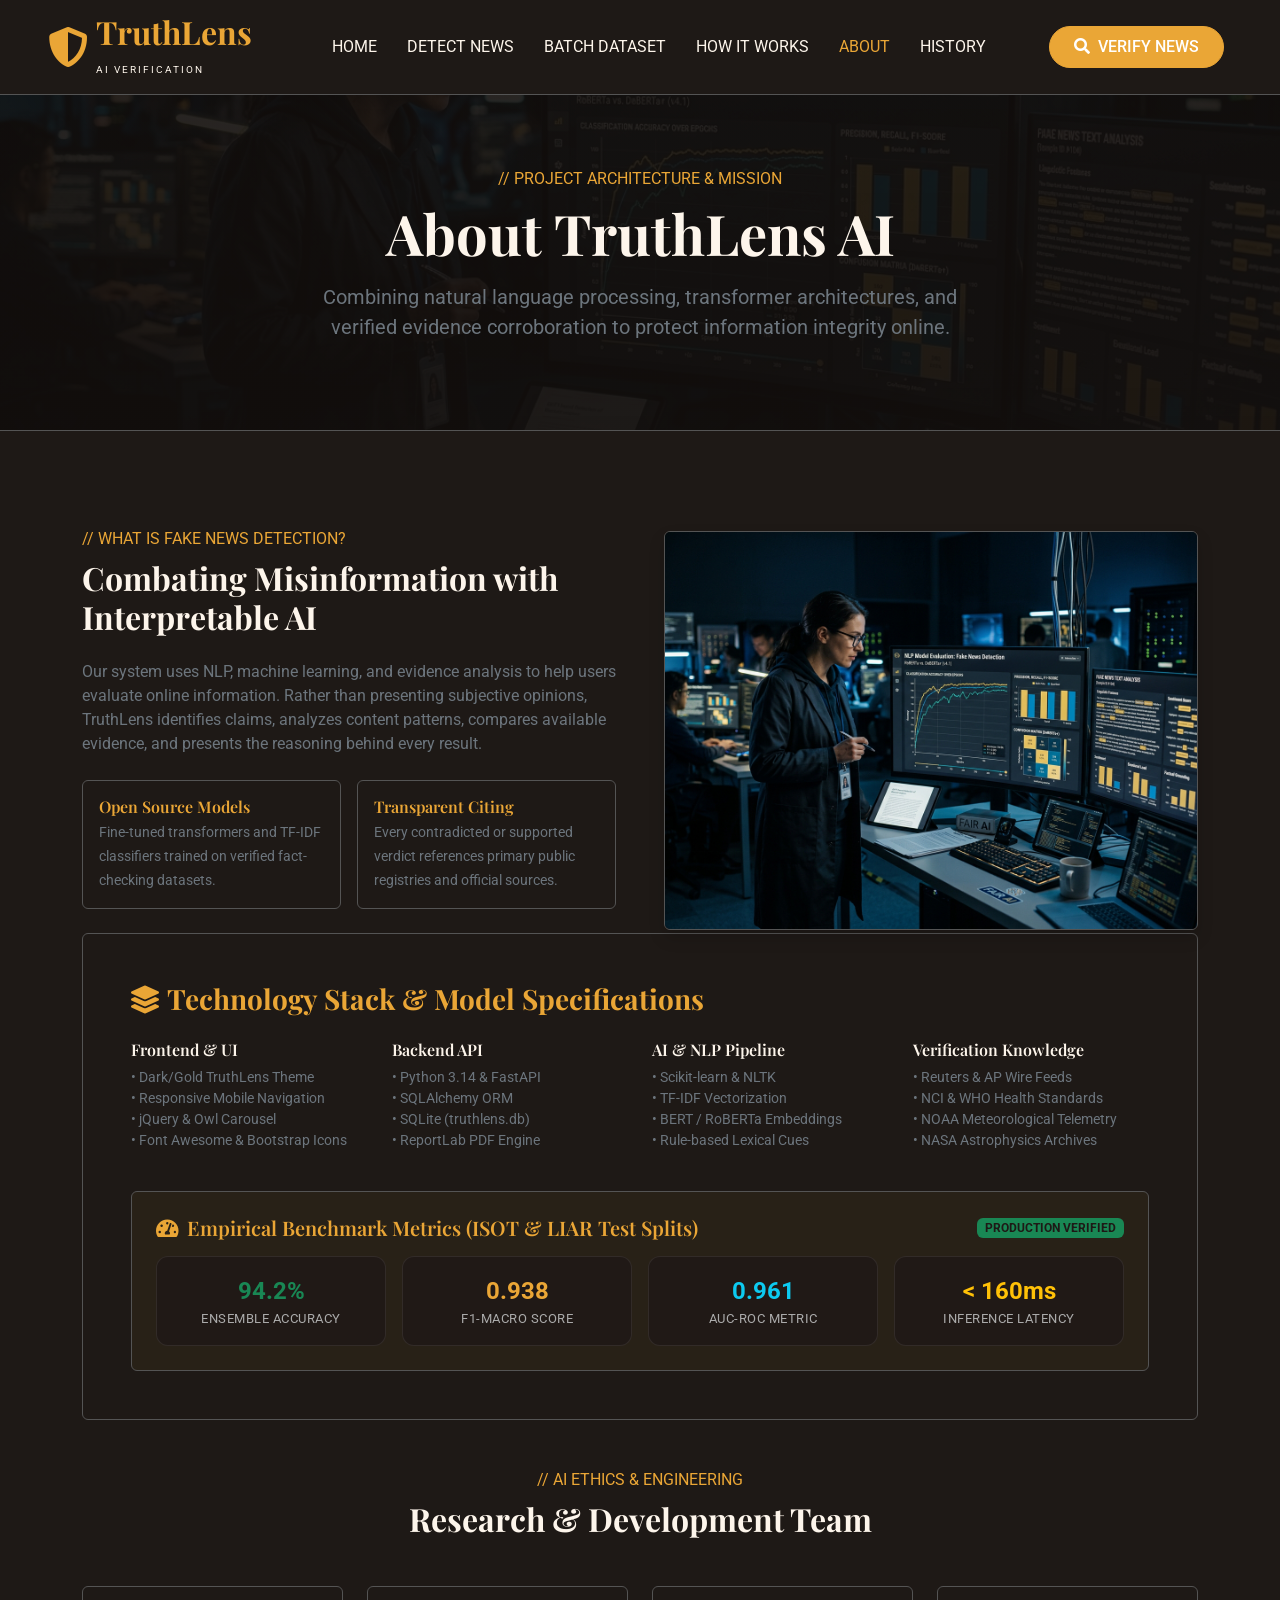
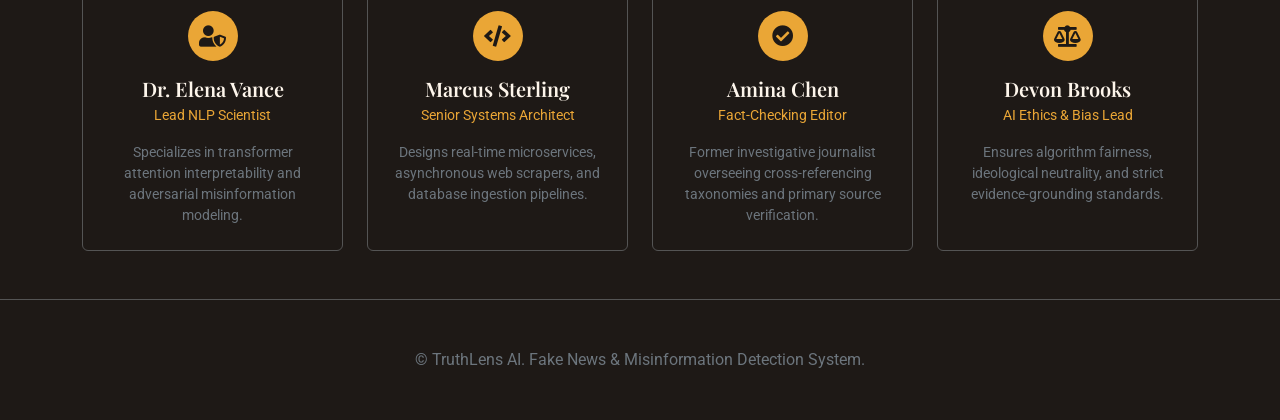
<file: frontend/about.html>
<!DOCTYPE html>
<html lang="en">

<head>
    <meta charset="utf-8">
    <title>About – TruthLens AI Misinformation Detection</title>
    <meta content="width=device-width, initial-scale=1.0" name="viewport">
    <link href="img/favicon.ico" rel="icon">

    <!-- Google Web Fonts -->
    <link rel="preconnect" href="https://fonts.googleapis.com">
    <link rel="preconnect" href="https://fonts.gstatic.com" crossorigin>
    <link href="https://fonts.googleapis.com/css2?family=Roboto:wght@400;500;700&family=Playfair+Display:wght@600;700&display=swap" rel="stylesheet"> 

    <!-- Icon Font Stylesheet -->
    <link href="https://cdnjs.cloudflare.com/ajax/libs/font-awesome/5.15.4/css/all.min.css" rel="stylesheet">
    <link href="https://cdn.jsdelivr.net/npm/bootstrap-icons@1.8.1/font/bootstrap-icons.css" rel="stylesheet">

    <!-- Customized Bootstrap Stylesheet -->
    <link href="css/bootstrap.min.css" rel="stylesheet">
    <link href="css/style.css" rel="stylesheet">
</head>

<body class="bg-dark text-light">
    <!-- Navbar Start -->
    <nav class="navbar navbar-expand-lg navbar-dark bg-dark py-lg-0 px-lg-5 sticky-top border-bottom border-secondary">
        <a href="index.html" class="navbar-brand ms-4 ms-lg-0 d-flex align-items-center">
            <i class="fa fa-shield-alt text-primary fa-2x me-2"></i>
            <div>
                <h2 class="text-primary m-0 fw-bold">TruthLens</h2>
                <small class="text-light" style="font-size: 0.65rem; letter-spacing: 2px;">AI VERIFICATION</small>
            </div>
        </a>
        <button type="button" class="navbar-toggler me-4" data-bs-toggle="collapse" data-bs-target="#navbarCollapse">
            <span class="navbar-toggler-icon"></span>
        </button>
        <div class="collapse navbar-collapse" id="navbarCollapse">
            <div class="navbar-nav mx-auto p-4 p-lg-0">
                <a href="index.html" class="nav-item nav-link">HOME</a>
                <a href="detect.html" class="nav-item nav-link">DETECT NEWS</a>
                <a href="dataset.html" class="nav-item nav-link">BATCH DATASET</a>
                <a href="how-it-works.html" class="nav-item nav-link">HOW IT WORKS</a>
                <a href="about.html" class="nav-item nav-link active">ABOUT</a>
                <a href="history.html" class="nav-item nav-link">HISTORY</a>
            </div>
            <div class="d-none d-lg-flex align-items-center">
                <a href="detect.html" class="btn btn-primary rounded-pill py-2 px-4 me-2">
                    <i class="fa fa-search me-1"></i> VERIFY NEWS
                </a>
            </div>
        </div>
    </nav>
    <!-- Navbar End -->

    <!-- Page Header Start -->
    <div class="container-fluid py-5 bg-dark border-bottom border-secondary mb-5" style="background: linear-gradient(rgba(18, 14, 12, 0.9), rgba(18, 14, 12, 0.95)), url('img/about-1.jpg') center/cover;">
        <div class="container text-center py-4">
            <p class="text-primary text-uppercase mb-2">// Project Architecture &amp; Mission</p>
            <h1 class="display-4 text-light fw-bold mb-3">About TruthLens AI</h1>
            <p class="text-muted fs-5 mx-auto" style="max-width: 650px;">
                Combining natural language processing, transformer architectures, and verified evidence corroboration to protect information integrity online.
            </p>
        </div>
    </div>
    <!-- Page Header End -->

    <!-- Main Content -->
    <div class="container py-5">
        <div class="row g-5 align-items-center mb-6">
            <div class="col-lg-6">
                <p class="text-primary text-uppercase mb-2">// What Is Fake News Detection?</p>
                <h2 class="text-light mb-4">Combating Misinformation with Interpretable AI</h2>
                <p class="text-muted mb-4">
                    Our system uses NLP, machine learning, and evidence analysis to help users evaluate online information. Rather than presenting subjective opinions, TruthLens identifies claims, analyzes content patterns, compares available evidence, and presents the reasoning behind every result.
                </p>
                <div class="row g-3 mb-4">
                    <div class="col-sm-6">
                        <div class="p-3 bg-dark border border-secondary rounded">
                            <h6 class="text-primary mb-1">Open Source Models</h6>
                            <small class="text-muted">Fine-tuned transformers and TF-IDF classifiers trained on verified fact-checking datasets.</small>
                        </div>
                    </div>
                    <div class="col-sm-6">
                        <div class="p-3 bg-dark border border-secondary rounded">
                            <h6 class="text-primary mb-1">Transparent Citing</h6>
                            <small class="text-muted">Every contradicted or supported verdict references primary public registries and official sources.</small>
                        </div>
                    </div>
                </div>
            </div>
            <div class="col-lg-6">
                <img src="img/about-1.jpg" class="img-fluid rounded border border-secondary shadow" alt="NLP Model Laboratory">
            </div>
        </div>

        <!-- Tech Stack & Specifications Card -->
        <div class="bg-dark p-5 rounded-3 border border-secondary mb-5">
            <h3 class="text-primary mb-4"><i class="fa fa-layer-group me-2"></i>Technology Stack &amp; Model Specifications</h3>
            <div class="row g-4 mb-4">
                <div class="col-md-3">
                    <h6 class="text-light">Frontend &amp; UI</h6>
                    <ul class="list-unstyled text-muted small">
                        <li>• Dark/Gold TruthLens Theme</li>
                        <li>• Responsive Mobile Navigation</li>
                        <li>• jQuery &amp; Owl Carousel</li>
                        <li>• Font Awesome &amp; Bootstrap Icons</li>
                    </ul>
                </div>
                <div class="col-md-3">
                    <h6 class="text-light">Backend API</h6>
                    <ul class="list-unstyled text-muted small">
                        <li>• Python 3.14 &amp; FastAPI</li>
                        <li>• SQLAlchemy ORM</li>
                        <li>• SQLite (truthlens.db)</li>
                        <li>• ReportLab PDF Engine</li>
                    </ul>
                </div>
                <div class="col-md-3">
                    <h6 class="text-light">AI &amp; NLP Pipeline</h6>
                    <ul class="list-unstyled text-muted small">
                        <li>• Scikit-learn &amp; NLTK</li>
                        <li>• TF-IDF Vectorization</li>
                        <li>• BERT / RoBERTa Embeddings</li>
                        <li>• Rule-based Lexical Cues</li>
                    </ul>
                </div>
                <div class="col-md-3">
                    <h6 class="text-light">Verification Knowledge</h6>
                    <ul class="list-unstyled text-muted small">
                        <li>• Reuters &amp; AP Wire Feeds</li>
                        <li>• NCI &amp; WHO Health Standards</li>
                        <li>• NOAA Meteorological Telemetry</li>
                        <li>• NASA Astrophysics Archives</li>
                    </ul>
                </div>
            </div>

            <!-- Empirical Model Benchmarks -->
            <div class="p-4 rounded-3 border border-secondary" style="background: rgba(234, 166, 54, 0.05);">
                <div class="d-flex justify-content-between align-items-center mb-3 flex-wrap gap-2">
                    <h5 class="text-primary m-0"><i class="fa fa-tachometer-alt me-2"></i>Empirical Benchmark Metrics (ISOT &amp; LIAR Test Splits)</h5>
                    <span class="badge bg-success text-dark fw-bold">PRODUCTION VERIFIED</span>
                </div>
                <div class="row g-3 text-center">
                    <div class="col-md-3 col-6">
                        <div class="metric-tile p-3">
                            <div class="metric-val text-success">94.2%</div>
                            <div class="metric-label">Ensemble Accuracy</div>
                        </div>
                    </div>
                    <div class="col-md-3 col-6">
                        <div class="metric-tile p-3">
                            <div class="metric-val text-primary">0.938</div>
                            <div class="metric-label">F1-Macro Score</div>
                        </div>
                    </div>
                    <div class="col-md-3 col-6">
                        <div class="metric-tile p-3">
                            <div class="metric-val text-info">0.961</div>
                            <div class="metric-label">AUC-ROC Metric</div>
                        </div>
                    </div>
                    <div class="col-md-3 col-6">
                        <div class="metric-tile p-3">
                            <div class="metric-val text-warning">&lt; 160ms</div>
                            <div class="metric-label">Inference Latency</div>
                        </div>
                    </div>
                </div>
            </div>
        </div>

        <!-- Research Team -->
        <div class="text-center mx-auto mb-5" style="max-width: 600px;">
            <p class="text-primary text-uppercase mb-2">// AI Ethics &amp; Engineering</p>
            <h2 class="text-light mb-3">Research &amp; Development Team</h2>
        </div>

        <div class="row g-4 text-center">
            <div class="col-lg-3 col-md-6">
                <div class="bg-dark p-4 rounded border border-secondary h-100">
                    <div class="btn-square bg-primary text-dark rounded-circle mx-auto mb-3" style="width: 50px; height: 50px;">
                        <i class="fa fa-user-shield fa-lg"></i>
                    </div>
                    <h5 class="text-light mb-1">Dr. Elena Vance</h5>
                    <small class="text-primary d-block mb-3">Lead NLP Scientist</small>
                    <p class="text-muted small mb-0">Specializes in transformer attention interpretability and adversarial misinformation modeling.</p>
                </div>
            </div>

            <div class="col-lg-3 col-md-6">
                <div class="bg-dark p-4 rounded border border-secondary h-100">
                    <div class="btn-square bg-primary text-dark rounded-circle mx-auto mb-3" style="width: 50px; height: 50px;">
                        <i class="fa fa-code fa-lg"></i>
                    </div>
                    <h5 class="text-light mb-1">Marcus Sterling</h5>
                    <small class="text-primary d-block mb-3">Senior Systems Architect</small>
                    <p class="text-muted small mb-0">Designs real-time microservices, asynchronous web scrapers, and database ingestion pipelines.</p>
                </div>
            </div>

            <div class="col-lg-3 col-md-6">
                <div class="bg-dark p-4 rounded border border-secondary h-100">
                    <div class="btn-square bg-primary text-dark rounded-circle mx-auto mb-3" style="width: 50px; height: 50px;">
                        <i class="fa fa-check-circle fa-lg"></i>
                    </div>
                    <h5 class="text-light mb-1">Amina Chen</h5>
                    <small class="text-primary d-block mb-3">Fact-Checking Editor</small>
                    <p class="text-muted small mb-0">Former investigative journalist overseeing cross-referencing taxonomies and primary source verification.</p>
                </div>
            </div>

            <div class="col-lg-3 col-md-6">
                <div class="bg-dark p-4 rounded border border-secondary h-100">
                    <div class="btn-square bg-primary text-dark rounded-circle mx-auto mb-3" style="width: 50px; height: 50px;">
                        <i class="fa fa-balance-scale fa-lg"></i>
                    </div>
                    <h5 class="text-light mb-1">Devon Brooks</h5>
                    <small class="text-primary d-block mb-3">AI Ethics &amp; Bias Lead</small>
                    <p class="text-muted small mb-0">Ensures algorithm fairness, ideological neutrality, and strict evidence-grounding standards.</p>
                </div>
            </div>
        </div>

    </div>

    <!-- Footer Start -->
    <div class="container-fluid bg-dark text-light footer py-5 border-top border-secondary">
        <div class="container text-center">
            <p class="mb-0 text-muted">&copy; TruthLens AI. Fake News &amp; Misinformation Detection System.</p>
        </div>
    </div>
    <!-- Footer End -->

    <script src="https://code.jquery.com/jquery-3.4.1.min.js"></script>
    <script src="https://cdn.jsdelivr.net/npm/bootstrap@5.0.0/dist/js/bootstrap.bundle.min.js"></script>
</body>

</html>
</file>
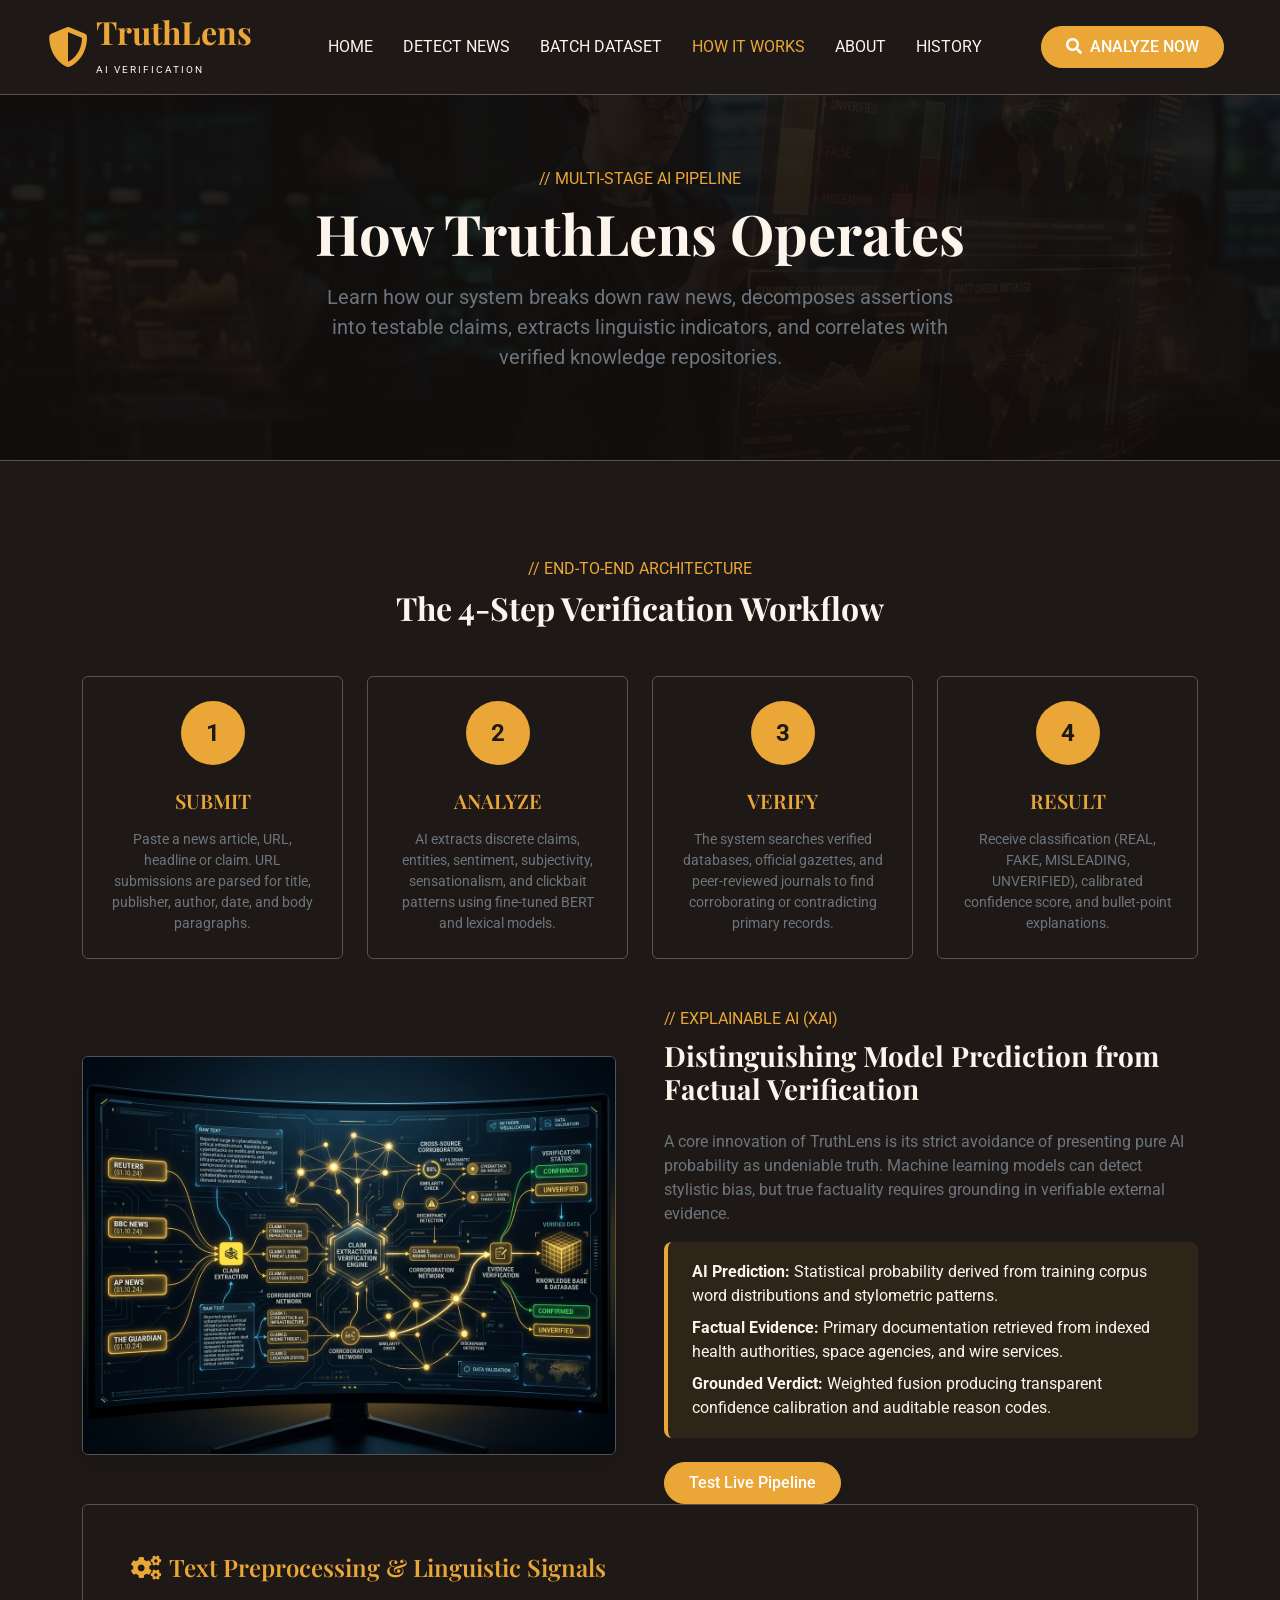
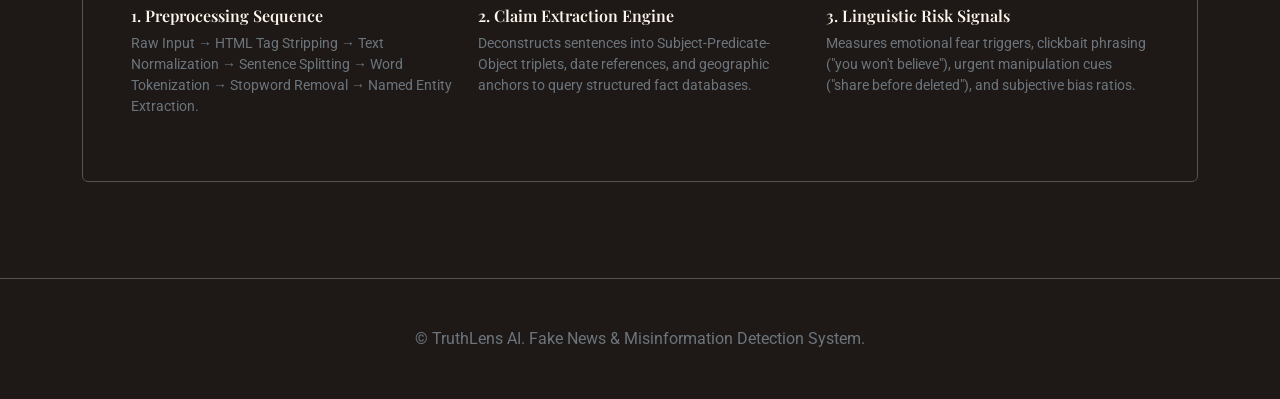
<file: frontend/how-it-works.html>
<!DOCTYPE html>
<html lang="en">

<head>
    <meta charset="utf-8">
    <title>How It Works – TruthLens AI Misinformation Detection</title>
    <meta content="width=device-width, initial-scale=1.0" name="viewport">
    <link href="img/favicon.ico" rel="icon">

    <!-- Google Web Fonts -->
    <link rel="preconnect" href="https://fonts.googleapis.com">
    <link rel="preconnect" href="https://fonts.gstatic.com" crossorigin>
    <link href="https://fonts.googleapis.com/css2?family=Roboto:wght@400;500;700&family=Playfair+Display:wght@600;700&display=swap" rel="stylesheet"> 

    <!-- Icon Font Stylesheet -->
    <link href="https://cdnjs.cloudflare.com/ajax/libs/font-awesome/5.15.4/css/all.min.css" rel="stylesheet">
    <link href="https://cdn.jsdelivr.net/npm/bootstrap-icons@1.8.1/font/bootstrap-icons.css" rel="stylesheet">

    <!-- Customized Bootstrap Stylesheet -->
    <link href="css/bootstrap.min.css" rel="stylesheet">
    <link href="css/style.css" rel="stylesheet">
</head>

<body class="bg-dark text-light">
    <!-- Navbar Start -->
    <nav class="navbar navbar-expand-lg navbar-dark bg-dark py-lg-0 px-lg-5 sticky-top border-bottom border-secondary">
        <a href="index.html" class="navbar-brand ms-4 ms-lg-0 d-flex align-items-center">
            <i class="fa fa-shield-alt text-primary fa-2x me-2"></i>
            <div>
                <h2 class="text-primary m-0 fw-bold">TruthLens</h2>
                <small class="text-light" style="font-size: 0.65rem; letter-spacing: 2px;">AI VERIFICATION</small>
            </div>
        </a>
        <button type="button" class="navbar-toggler me-4" data-bs-toggle="collapse" data-bs-target="#navbarCollapse">
            <span class="navbar-toggler-icon"></span>
        </button>
        <div class="collapse navbar-collapse" id="navbarCollapse">
            <div class="navbar-nav mx-auto p-4 p-lg-0">
                <a href="index.html" class="nav-item nav-link">HOME</a>
                <a href="detect.html" class="nav-item nav-link">DETECT NEWS</a>
                <a href="dataset.html" class="nav-item nav-link">BATCH DATASET</a>
                <a href="how-it-works.html" class="nav-item nav-link active">HOW IT WORKS</a>
                <a href="about.html" class="nav-item nav-link">ABOUT</a>
                <a href="history.html" class="nav-item nav-link">HISTORY</a>
            </div>
            <div class="d-none d-lg-flex align-items-center">
                <a href="detect.html" class="btn btn-primary rounded-pill py-2 px-4 me-2">
                    <i class="fa fa-search me-1"></i> ANALYZE NOW
                </a>
            </div>
        </div>
    </nav>
    <!-- Navbar End -->

    <!-- Page Header Start -->
    <div class="container-fluid py-5 bg-dark border-bottom border-secondary mb-5" style="background: linear-gradient(rgba(18, 14, 12, 0.9), rgba(18, 14, 12, 0.95)), url('img/carousel-2.jpg') center/cover;">
        <div class="container text-center py-4">
            <p class="text-primary text-uppercase mb-2">// Multi-Stage AI Pipeline</p>
            <h1 class="display-4 text-light fw-bold mb-3">How TruthLens Operates</h1>
            <p class="text-muted fs-5 mx-auto" style="max-width: 650px;">
                Learn how our system breaks down raw news, decomposes assertions into testable claims, extracts linguistic indicators, and correlates with verified knowledge repositories.
            </p>
        </div>
    </div>
    <!-- Page Header End -->

    <!-- 4 Main Steps Section -->
    <div class="container py-5">
        <div class="text-center mx-auto mb-5" style="max-width: 600px;">
            <p class="text-primary text-uppercase mb-2">// End-To-End Architecture</p>
            <h2 class="text-light mb-3">The 4-Step Verification Workflow</h2>
        </div>

        <div class="row g-4 mb-5">
            <div class="col-lg-3 col-md-6">
                <div class="bg-dark p-4 rounded text-center h-100 border border-secondary">
                    <div class="btn-square bg-primary text-dark rounded-circle mx-auto mb-4" style="width: 64px; height: 64px; font-size: 1.5rem; font-weight: bold;">
                        1
                    </div>
                    <h5 class="text-primary mb-3">SUBMIT</h5>
                    <p class="text-muted small mb-0">Paste a news article, URL, headline or claim. URL submissions are parsed for title, publisher, author, date, and body paragraphs.</p>
                </div>
            </div>

            <div class="col-lg-3 col-md-6">
                <div class="bg-dark p-4 rounded text-center h-100 border border-secondary">
                    <div class="btn-square bg-primary text-dark rounded-circle mx-auto mb-4" style="width: 64px; height: 64px; font-size: 1.5rem; font-weight: bold;">
                        2
                    </div>
                    <h5 class="text-primary mb-3">ANALYZE</h5>
                    <p class="text-muted small mb-0">AI extracts discrete claims, entities, sentiment, subjectivity, sensationalism, and clickbait patterns using fine-tuned BERT and lexical models.</p>
                </div>
            </div>

            <div class="col-lg-3 col-md-6">
                <div class="bg-dark p-4 rounded text-center h-100 border border-secondary">
                    <div class="btn-square bg-primary text-dark rounded-circle mx-auto mb-4" style="width: 64px; height: 64px; font-size: 1.5rem; font-weight: bold;">
                        3
                    </div>
                    <h5 class="text-primary mb-3">VERIFY</h5>
                    <p class="text-muted small mb-0">The system searches verified databases, official gazettes, and peer-reviewed journals to find corroborating or contradicting primary records.</p>
                </div>
            </div>

            <div class="col-lg-3 col-md-6">
                <div class="bg-dark p-4 rounded text-center h-100 border border-secondary">
                    <div class="btn-square bg-primary text-dark rounded-circle mx-auto mb-4" style="width: 64px; height: 64px; font-size: 1.5rem; font-weight: bold;">
                        4
                    </div>
                    <h5 class="text-primary mb-3">RESULT</h5>
                    <p class="text-muted small mb-0">Receive classification (REAL, FAKE, MISLEADING, UNVERIFIED), calibrated confidence score, and bullet-point explanations.</p>
                </div>
            </div>
        </div>

        <!-- Architecture Diagram & Evidence Fusion -->
        <div class="row g-5 align-items-center mb-6">
            <div class="col-lg-6">
                <img src="img/about-2.jpg" class="img-fluid rounded border border-secondary shadow" alt="Evidence Corroboration Engine Architecture">
            </div>
            <div class="col-lg-6">
                <p class="text-primary text-uppercase mb-2">// Explainable AI (XAI)</p>
                <h3 class="text-light mb-4">Distinguishing Model Prediction from Factual Verification</h3>
                <p class="text-muted mb-3">
                    A core innovation of TruthLens is its strict avoidance of presenting pure AI probability as undeniable truth. Machine learning models can detect stylistic bias, but true factuality requires grounding in verifiable external evidence.
                </p>
                <div class="distinction-banner mb-4">
                    <div class="mb-2"><strong>AI Prediction:</strong> Statistical probability derived from training corpus word distributions and stylometric patterns.</div>
                    <div class="mb-2"><strong>Factual Evidence:</strong> Primary documentation retrieved from indexed health authorities, space agencies, and wire services.</div>
                    <div><strong>Grounded Verdict:</strong> Weighted fusion producing transparent confidence calibration and auditable reason codes.</div>
                </div>
                <a href="detect.html" class="btn btn-primary rounded-pill px-4 py-2">Test Live Pipeline</a>
            </div>
        </div>

        <!-- Preprocessing Pipeline Details -->
        <div class="bg-dark p-5 rounded-3 border border-secondary mb-5">
            <h4 class="text-primary mb-4"><i class="fa fa-cogs me-2"></i>Text Preprocessing &amp; Linguistic Signals</h4>
            <div class="row g-4">
                <div class="col-md-4">
                    <h6 class="text-light">1. Preprocessing Sequence</h6>
                    <p class="text-muted small">Raw Input &rarr; HTML Tag Stripping &rarr; Text Normalization &rarr; Sentence Splitting &rarr; Word Tokenization &rarr; Stopword Removal &rarr; Named Entity Extraction.</p>
                </div>
                <div class="col-md-4">
                    <h6 class="text-light">2. Claim Extraction Engine</h6>
                    <p class="text-muted small">Deconstructs sentences into Subject-Predicate-Object triplets, date references, and geographic anchors to query structured fact databases.</p>
                </div>
                <div class="col-md-4">
                    <h6 class="text-light">3. Linguistic Risk Signals</h6>
                    <p class="text-muted small">Measures emotional fear triggers, clickbait phrasing ("you won't believe"), urgent manipulation cues ("share before deleted"), and subjective bias ratios.</p>
                </div>
            </div>
        </div>

    </div>

    <!-- Footer Start -->
    <div class="container-fluid bg-dark text-light footer py-5 border-top border-secondary">
        <div class="container text-center">
            <p class="mb-0 text-muted">&copy; TruthLens AI. Fake News &amp; Misinformation Detection System.</p>
        </div>
    </div>
    <!-- Footer End -->

    <script src="https://code.jquery.com/jquery-3.4.1.min.js"></script>
    <script src="https://cdn.jsdelivr.net/npm/bootstrap@5.0.0/dist/js/bootstrap.bundle.min.js"></script>
</body>

</html>
</file>
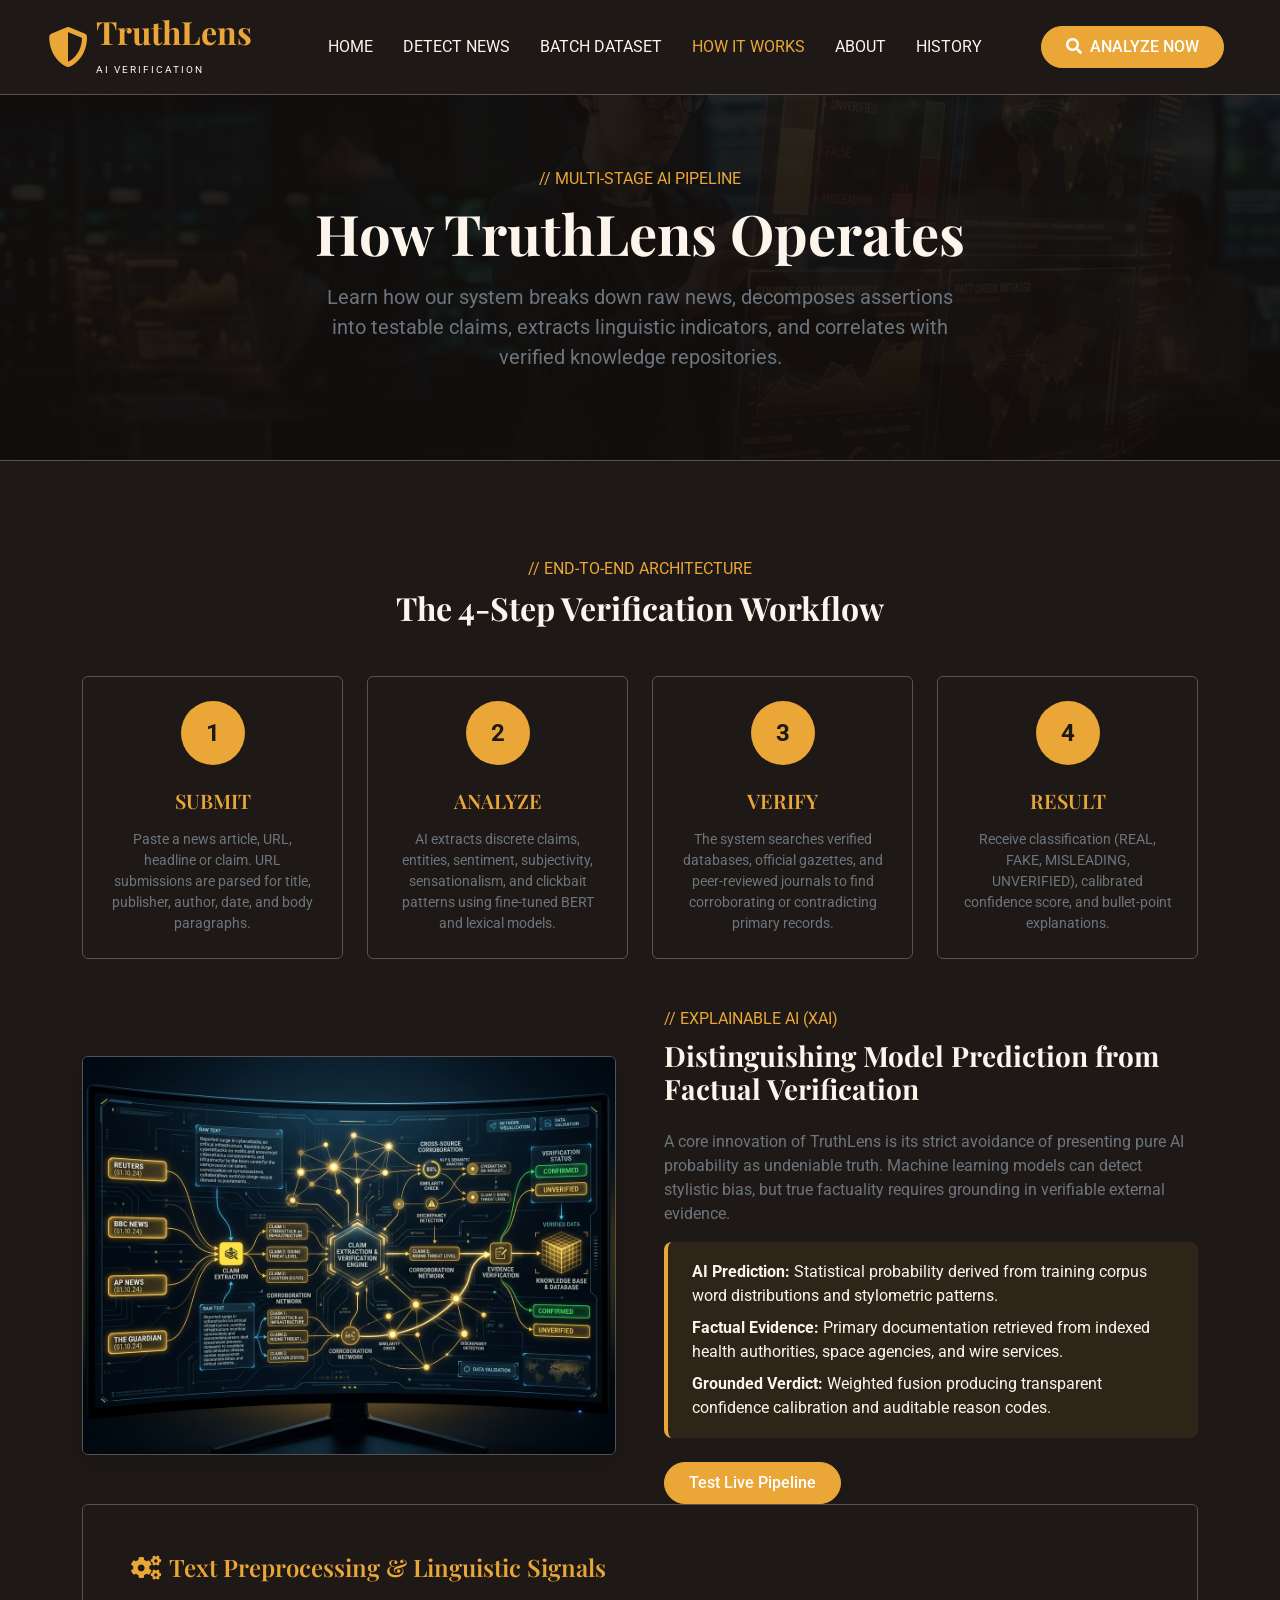
<file: frontend/service.html>
<!DOCTYPE html>
<html lang="en">
<head>
    <meta http-equiv="refresh" content="0; url=how-it-works.html" />
    <title>Redirecting to How It Works...</title>
</head>
<body>
    <p>Redirecting to <a href="how-it-works.html">How It Works</a>...</p>
</body>
</html>
</file>
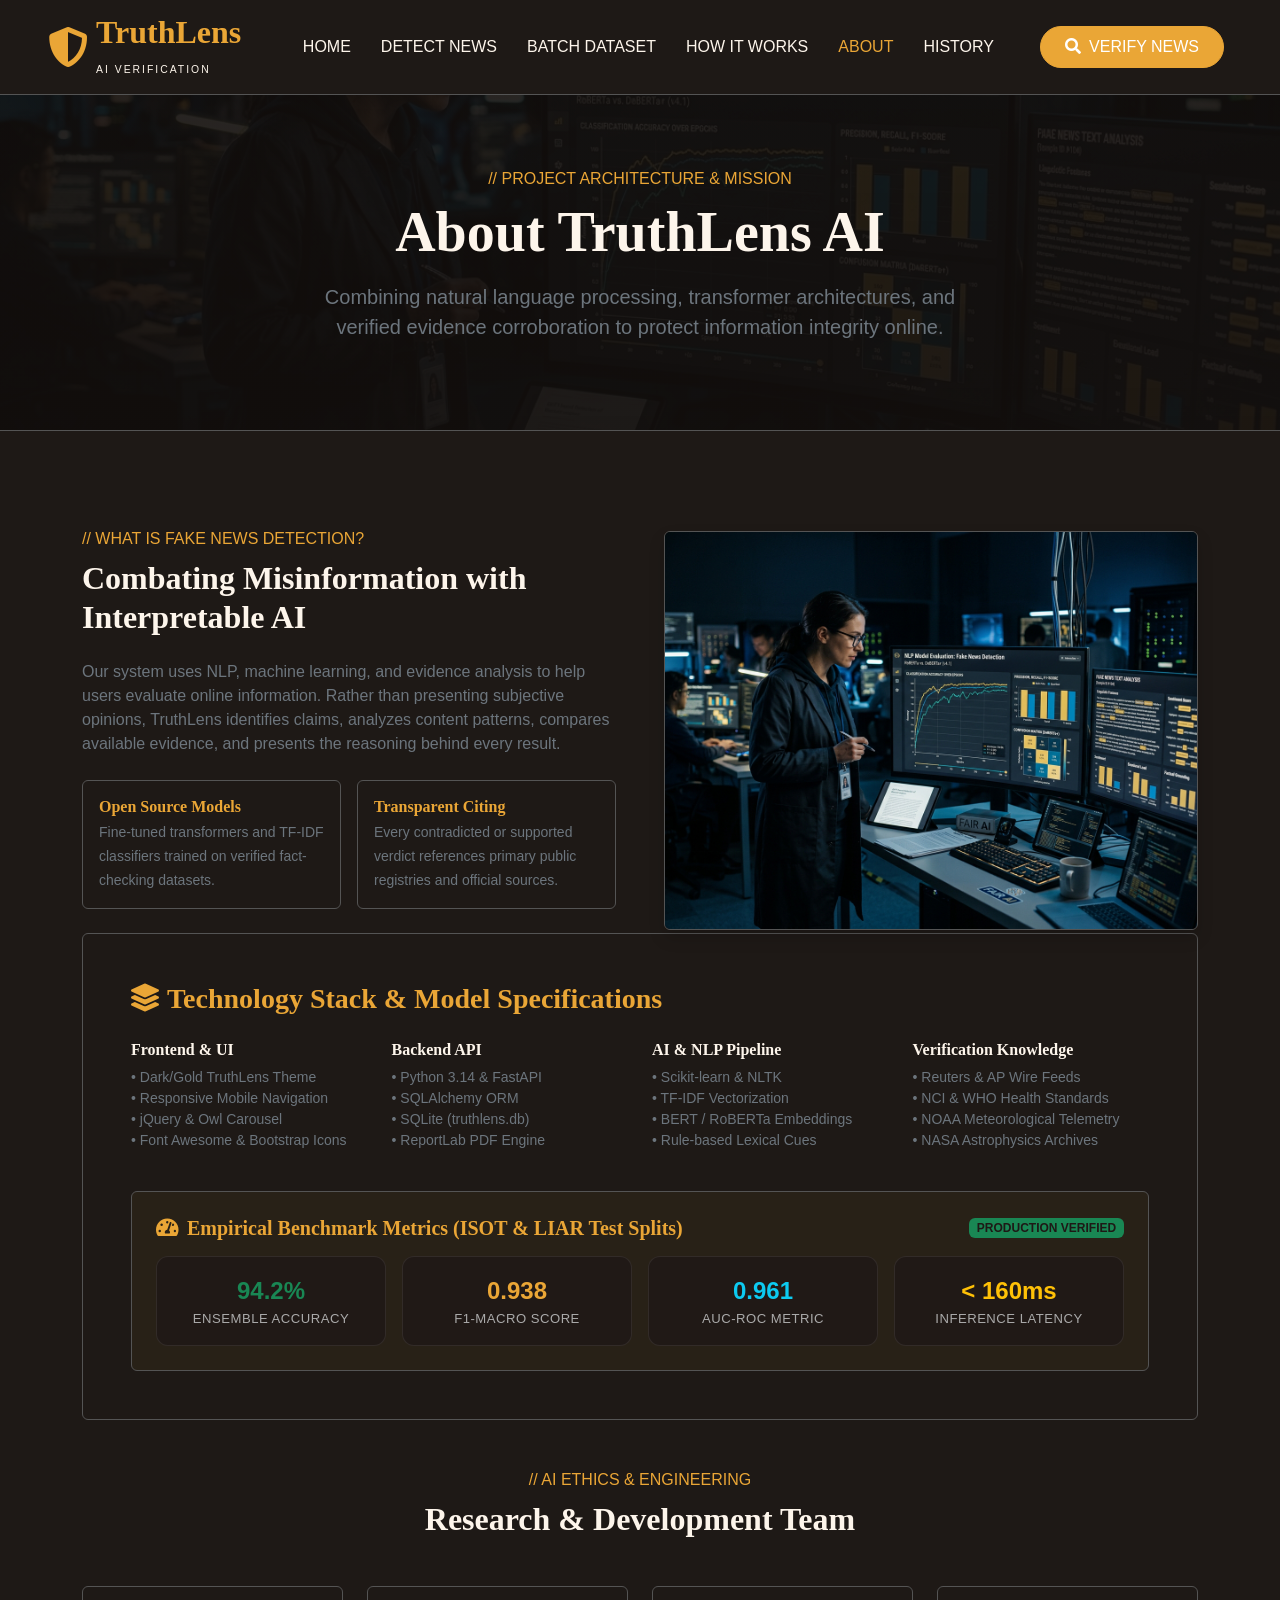
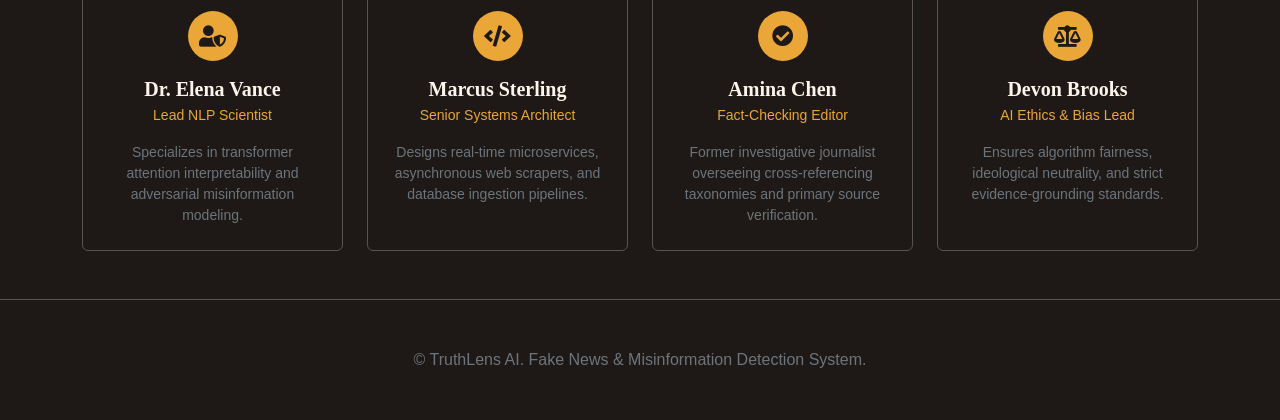
<file: frontend/team.html>
<!DOCTYPE html>
<html lang="en">
<head>
    <meta http-equiv="refresh" content="0; url=about.html" />
    <title>Redirecting to About...</title>
</head>
<body>
    <p>Redirecting to <a href="about.html">About TruthLens AI</a>...</p>
</body>
</html>
</file>
<file: frontend/css/style.css>
/********** Template CSS **********/
:root {
    --primary: #EAA636;
    --secondary: #545454;
    --light: #FDF5EB;
    --dark: #1E1916;
}

h4,
h5,
h6,
.h4,
.h5,
.h6 {
    font-weight: 600 !important;
}

.py-6 {
    padding-top: 6rem;
    padding-bottom: 6rem;
}

.my-6 {
    margin-top: 6rem;
    margin-bottom: 6rem;
}

.back-to-top {
    position: fixed;
    display: none;
    right: 30px;
    bottom: 30px;
    z-index: 99;
}


/*** Spinner ***/
#spinner {
    opacity: 0;
    visibility: hidden;
    transition: opacity .5s ease-out, visibility 0s linear .5s;
    z-index: 99999;
}

#spinner.show {
    transition: opacity .5s ease-out, visibility 0s linear 0s;
    visibility: visible;
    opacity: 1;
}


/*** Button ***/
.btn {
    font-weight: 500;
    transition: .5s;
}

.btn.btn-primary {
    color: #FFFFFF;
}

.btn-square {
    width: 38px;
    height: 38px;
}

.btn-sm-square {
    width: 32px;
    height: 32px;
}

.btn-lg-square {
    width: 48px;
    height: 48px;
}

.btn-square,
.btn-sm-square,
.btn-lg-square {
    padding: 0;
    display: flex;
    align-items: center;
    justify-content: center;
    font-weight: normal;
}


/*** Navbar ***/
.navbar .dropdown-toggle::after {
    border: none;
    content: "\f107";
    font-family: "Font Awesome 5 Free";
    font-weight: 900;
    vertical-align: middle;
    margin-left: 8px;
}

.navbar .navbar-nav .nav-link {
    padding: 35px 15px;
    color: var(--light);
    outline: none;
}

.navbar .navbar-nav .nav-link:hover,
.navbar .navbar-nav .nav-link.active {
    color: var(--primary);
}

.navbar.fixed-top {
    transition: .5s;
}

@media (max-width: 991.98px) {
    .navbar .navbar-nav {
        margin-top: 10px;
        border-top: 1px solid rgba(255, 255, 255, .3);
        background: var(--dark);
    }

    .navbar .navbar-nav .nav-link {
        padding: 10px 0;
    }
}

@media (min-width: 992px) {
    .navbar .nav-item .dropdown-menu {
        display: block;
        visibility: hidden;
        top: 100%;
        transform: rotateX(-75deg);
        transform-origin: 0% 0%;
        transition: .5s;
        opacity: 0;
    }

    .navbar .nav-item:hover .dropdown-menu {
        transform: rotateX(0deg);
        visibility: visible;
        transition: .5s;
        opacity: 1;
    }
}


/*** Header ***/
.header-carousel .owl-carousel-inner {
    position: absolute;
    width: 100%;
    height: 100%;
    top: 0;
    left: 0;
    display: flex;
    align-items: center;
    background: rgba(0, 0, 0, .5);
}

@media (max-width: 768px) {
    .header-carousel .owl-carousel-item {
        position: relative;
        min-height: 600px;
    }

    .header-carousel .owl-carousel-item img {
        position: absolute;
        width: 100%;
        height: 100%;
        object-fit: cover;
    }

    .header-carousel .owl-carousel-item p {
        font-size: 16px !important;
    }
}

.header-carousel .owl-nav {
    position: relative;
    width: 80px;
    height: 80px;
    margin: -40px auto 0 auto;
    display: flex;
    justify-content: center;
    align-items: center;
}

.header-carousel .owl-nav::before {
    position: absolute;
    content: "";
    width: 100%;
    height: 100%;
    top: 0;
    left: 0;
    background: #FFFFFF;
    transform: rotate(45deg);
}

.header-carousel .owl-nav .owl-prev,
.header-carousel .owl-nav .owl-next {
    position: relative;
    font-size: 40px;
    color: var(--primary);
    transition: .5s;
    z-index: 1;
}

.header-carousel .owl-nav .owl-prev:hover,
.header-carousel .owl-nav .owl-next:hover {
    color: var(--dark);
}

.page-header {
    margin-bottom: 6rem;
    background: linear-gradient(rgba(0, 0, 0, .5), rgba(0, 0, 0, .5)), url(../img/carousel-1.jpg) center center no-repeat;
    background-size: cover;
}

.breadcrumb-item+.breadcrumb-item::before {
    color: var(--light);
}


/*** Facts ***/
.fact-item {
    transition: all .3s ease;
}

.fact-item:hover {
    transform: translateY(-8px);
    background: #1c1614 !important;
    border-color: var(--primary) !important;
    box-shadow: 0 12px 30px rgba(234, 166, 54, 0.25);
}



/*** About ***/
.img-twice::before {
    position: absolute;
    content: "";
    width: 60%;
    height: 80%;
    top: 10%;
    left: 20%;
    background: var(--primary);
    border: 25px solid var(--light);
    border-radius: 6px;
    z-index: -1;
}


/*** Product ***/
.product-item {
    transition: .5s;
}

.product-item:hover {
    background: var(--primary) !important;
}

.product-item:hover * {
    color: var(--light);
}

.product-item:hover .border-primary {
    border-color: var(--light) !important;
}

.product-item .product-overlay {
    position: absolute;
    width: 100%;
    height: 0;
    top: 0;
    left: 0;
    display: flex;
    align-items: center;
    justify-content: center;
    background: rgba(0, 0, 0, .5);
    overflow: hidden;
    opacity: 0;
    transition: .5s;
}

.product-item:hover .product-overlay {
    height: 100%;
    opacity: 1;
}


/*** Team ***/
.team-item .team-text {
    position: relative;
    height: 100px;
    overflow: hidden;
}

.team-item .team-title {
    position: absolute;
    width: 100%;
    height: 100%;
    top: 0;
    left: 0;
    display: flex;
    flex-direction: column;
    align-items: center;
    justify-content: center;
    background: var(--light);
    transition: .5s;
}

.team-item:hover .team-title {
    top: -100px;
}

.team-item .team-social {
    position: absolute;
    width: 100%;
    height: 100%;
    top: 100px;
    left: 0;
    display: flex;
    align-items: center;
    justify-content: center;
    background: var(--primary);
    transition: .5s;
}

.team-item .team-social .btn {
    margin: 0 3px;
}

.team-item:hover .team-social {
    top: 0;
}


/*** Testimonial ***/
.testimonial-carousel .owl-item .testimonial-item img {
    width: 60px;
    height: 60px;
}

.testimonial-carousel .owl-item .testimonial-item,
.testimonial-carousel .owl-item .testimonial-item * {
    transition: .5s;
}

.testimonial-carousel .owl-item.center .testimonial-item {
    background: var(--primary) !important;
}

.testimonial-carousel .owl-item.center .testimonial-item * {
    color: #FFFFFF !important;
}

.testimonial-carousel .owl-nav {
    margin-top: 30px;
    display: flex;
    justify-content: center;
}

.testimonial-carousel .owl-nav .owl-prev,
.testimonial-carousel .owl-nav .owl-next {
    margin: 0 12px;
    width: 50px;
    height: 50px;
    display: flex;
    align-items: center;
    justify-content: center;
    border-radius: 50px;
    font-size: 22px;
    color: var(--light);
    background: var(--primary);
    transition: .5s;
}

.testimonial-carousel .owl-nav .owl-prev:hover,
.testimonial-carousel .owl-nav .owl-next:hover {
    color: var(--primary);
    background: var(--dark);
}


/*** Footer ***/
.footer .btn.btn-link {
    display: block;
    margin-bottom: 5px;
    padding: 0;
    text-align: left;
    color: var(--light);
    font-weight: normal;
    text-transform: capitalize;
    transition: .3s;
}

.footer .btn.btn-link::before {
    position: relative;
    content: "\f105";
    font-family: "Font Awesome 5 Free";
    font-weight: 900;
    color: var(--light);
    margin-right: 10px;
}

.footer .btn.btn-link:hover {
    color: var(--primary);
    letter-spacing: 1px;
    box-shadow: none;
}

.copyright {
    background: #111111;
}

.copyright a {
    color: var(--primary);
}

.copyright a:hover {
    color: var(--light);
}

/*** Fake News & Misinformation Detection Custom Theme Styles ***/
.hero-input-box {
    background: rgba(30, 25, 22, 0.88);
    backdrop-filter: blur(12px);
    border: 1px solid rgba(234, 166, 54, 0.4);
    border-radius: 16px;
    padding: 24px;
    box-shadow: 0 16px 40px rgba(0, 0, 0, 0.45);
}

.hero-input-box textarea,
.hero-input-box input {
    background: #120e0c !important;
    border: 1px solid #3d342c !important;
    color: #fff !important;
    border-radius: 10px;
}

.hero-input-box textarea:focus,
.hero-input-box input:focus {
    border-color: var(--primary) !important;
    box-shadow: 0 0 10px rgba(234, 166, 54, 0.4) !important;
}

.input-type-btn {
    border: 1px solid rgba(234, 166, 54, 0.3);
    color: #f5e8d8;
    background: rgba(255, 255, 255, 0.05);
    border-radius: 20px;
    padding: 6px 16px;
    font-size: 0.85rem;
    cursor: pointer;
    transition: all 0.25s;
}

.input-type-btn.active,
.input-type-btn:hover {
    background: var(--primary);
    color: #1E1916;
    font-weight: 600;
    border-color: var(--primary);
}

.sample-chip {
    display: inline-block;
    background: rgba(234, 166, 54, 0.12);
    border: 1px solid rgba(234, 166, 54, 0.35);
    color: #FDF5EB;
    border-radius: 20px;
    padding: 5px 12px;
    font-size: 0.78rem;
    margin: 4px;
    cursor: pointer;
    transition: all 0.2s;
}

.sample-chip:hover {
    background: var(--primary);
    color: #1E1916;
    transform: translateY(-2px);
}

/* Processing Overlay & States */
.processing-box {
    background: #1A1412;
    border: 1px solid rgba(234, 166, 54, 0.3);
    border-radius: 16px;
    padding: 40px;
    text-align: center;
    box-shadow: 0 12px 30px rgba(0,0,0,0.5);
}

.state-step {
    display: inline-flex;
    align-items: center;
    margin: 6px 12px;
    color: #888;
    font-size: 0.85rem;
    transition: color 0.3s;
}

.state-step.active {
    color: var(--primary);
    font-weight: 600;
}

.state-step.completed {
    color: #28a745;
}

/* Result Cards & Badges */
.result-card-main {
    background: #181311;
    border-radius: 16px;
    border: 2px solid rgba(234, 166, 54, 0.35);
    padding: 32px;
    box-shadow: 0 16px 40px rgba(0, 0, 0, 0.5);
    position: relative;
    overflow: hidden;
}

.result-card-main::before {
    content: '';
    position: absolute;
    top: 0;
    left: 0;
    right: 0;
    height: 4px;
    background: linear-gradient(90deg, #EAA636, #ff7b00, #EAA636);
}

.badge-classification {
    font-size: 1.5rem;
    padding: 10px 24px;
    border-radius: 30px;
    font-weight: 700;
    display: inline-flex;
    align-items: center;
    gap: 10px;
    letter-spacing: 1px;
}

.badge-real {
    background: rgba(40, 167, 69, 0.2);
    color: #4cd964;
    border: 1px solid #28a745;
}

.badge-fake {
    background: rgba(220, 53, 69, 0.2);
    color: #ff5b5b;
    border: 1px solid #dc3545;
}

.badge-misleading {
    background: rgba(234, 166, 54, 0.2);
    color: #ffc107;
    border: 1px solid #EAA636;
}

.badge-unverified {
    background: rgba(108, 117, 125, 0.2);
    color: #adb5bd;
    border: 1px solid #6c757d;
}

/* Evidence Strength Badges */
.strength-badge {
    padding: 4px 12px;
    border-radius: 12px;
    font-size: 0.8rem;
    font-weight: 600;
}
.strength-high { background: #28a745; color: #fff; }
.strength-medium { background: #EAA636; color: #1E1916; }
.strength-low { background: #ffc107; color: #1E1916; }
.strength-insufficient { background: #6c757d; color: #fff; }

/* Distinction Banner */
.distinction-banner {
    background: rgba(234, 166, 54, 0.08);
    border-left: 4px solid var(--primary);
    border-radius: 8px;
    padding: 18px 24px;
}

/* Progress bar gold */
.progress-truth {
    height: 14px;
    background: #2a221d;
    border-radius: 8px;
    overflow: hidden;
}

.progress-truth .progress-bar {
    background: linear-gradient(90deg, #EAA636, #ff8c00);
}

/* Feature & Metrics Card */
.metric-tile {
    background: #201916;
    border: 1px solid rgba(255, 255, 255, 0.08);
    border-radius: 12px;
    padding: 18px;
    text-align: center;
    transition: transform 0.3s, border-color 0.3s;
}

.metric-tile:hover {
    transform: translateY(-4px);
    border-color: var(--primary);
}

.metric-tile .metric-val {
    font-size: 1.5rem;
    font-weight: 700;
    color: var(--primary);
}

.metric-tile .metric-label {
    font-size: 0.82rem;
    color: #aaa;
    text-transform: uppercase;
    letter-spacing: 0.5px;
}

/* Claims & Evidence Cards */
.claim-card {
    background: #1f1815;
    border-left: 4px solid var(--primary);
    border-radius: 10px;
    padding: 18px 22px;
    margin-bottom: 16px;
    border-top: 1px solid rgba(255,255,255,0.05);
    border-right: 1px solid rgba(255,255,255,0.05);
    border-bottom: 1px solid rgba(255,255,255,0.05);
}

.evidence-card {
    background: #1b1513;
    border-radius: 10px;
    padding: 18px 22px;
    margin-bottom: 16px;
    border: 1px solid rgba(234, 166, 54, 0.2);
}

.rel-badge {
    font-size: 0.75rem;
    font-weight: 700;
    padding: 4px 10px;
    border-radius: 12px;
    letter-spacing: 0.5px;
}
.rel-supports { background: rgba(40, 167, 69, 0.2); color: #4cd964; border: 1px solid #28a745; }
.rel-contradicts { background: rgba(220, 53, 69, 0.2); color: #ff6b6b; border: 1px solid #dc3545; }
.rel-partially-supports { background: rgba(255, 193, 7, 0.2); color: #ffc107; border: 1px solid #ffc107; }
.rel-unrelated, .rel-insufficient { background: rgba(108, 117, 125, 0.2); color: #adb5bd; border: 1px solid #6c757d; }

/* History Table */
.history-table {
    background: #181311;
    border-radius: 12px;
    overflow: hidden;
    color: #e0d8cf;
}
.history-table thead {
    background: #251c18;
    color: var(--primary);
    font-size: 0.85rem;
    text-transform: uppercase;
}
.history-table td, .history-table th {
    padding: 14px 18px;
    vertical-align: middle;
    border-color: rgba(255, 255, 255, 0.06);
}
.history-table tbody tr:hover {
    background: rgba(234, 166, 54, 0.06);
}

/* User Feedback Bar */
.feedback-box {
    background: #201916;
    border: 1px solid rgba(234, 166, 54, 0.3);
    border-radius: 12px;
    padding: 20px 28px;
}

/* Linguistic Token Highlighter */
.token-container {
    background: #171210;
    border: 1px solid rgba(255, 255, 255, 0.08);
    border-radius: 12px;
    padding: 22px;
    line-height: 2.2;
    font-size: 1.05rem;
    color: #ded6cc;
}
mark.token-sensational {
    background: rgba(220, 53, 69, 0.25);
    color: #ff8585;
    border-bottom: 2px solid #dc3545;
    padding: 3px 6px;
    border-radius: 4px;
    font-weight: 600;
    cursor: help;
}
mark.token-clickbait {
    background: rgba(253, 126, 20, 0.25);
    color: #ffaa6b;
    border-bottom: 2px solid #fd7e14;
    padding: 3px 6px;
    border-radius: 4px;
    font-weight: 600;
    cursor: help;
}
mark.token-subjective {
    background: rgba(255, 193, 7, 0.2);
    color: #ffd666;
    border-bottom: 2px solid #ffc107;
    padding: 3px 6px;
    border-radius: 4px;
    font-weight: 600;
    cursor: help;
}
mark.token-factual {
    background: rgba(40, 167, 69, 0.2);
    color: #72f08e;
    border-bottom: 2px solid #28a745;
    padding: 3px 6px;
    border-radius: 4px;
    font-weight: 600;
    cursor: help;
}

/* Side-by-Side Comparison Box */
.compare-panel {
    background: #1b1513;
    border: 1px solid rgba(255, 255, 255, 0.08);
    border-radius: 14px;
    padding: 24px;
    height: 100%;
    transition: transform 0.3s;
}
.compare-panel:hover {
    border-color: rgba(234, 166, 54, 0.4);
}
.compare-score-circle {
    width: 72px;
    height: 72px;
    border-radius: 50%;
    display: flex;
    align-items: center;
    justify-content: center;
    font-size: 1.35rem;
    font-weight: 800;
    margin: 0 auto 12px auto;
}
.verdict-banner {
    background: linear-gradient(135deg, rgba(234, 166, 54, 0.15), rgba(30, 25, 22, 0.95));
    border: 1px solid var(--primary);
    border-radius: 12px;
    padding: 22px;
}

/* History filter pills */
.filter-pill {
    background: #251c18;
    color: #aaa;
    border: 1px solid rgba(255,255,255,0.1);
    border-radius: 20px;
    padding: 6px 16px;
    font-size: 0.85rem;
    cursor: pointer;
    transition: all 0.2s;
}
.filter-pill.active, .filter-pill:hover {
    background: var(--primary);
    color: #111;
    font-weight: 700;
    border-color: var(--primary);
}
</file>
